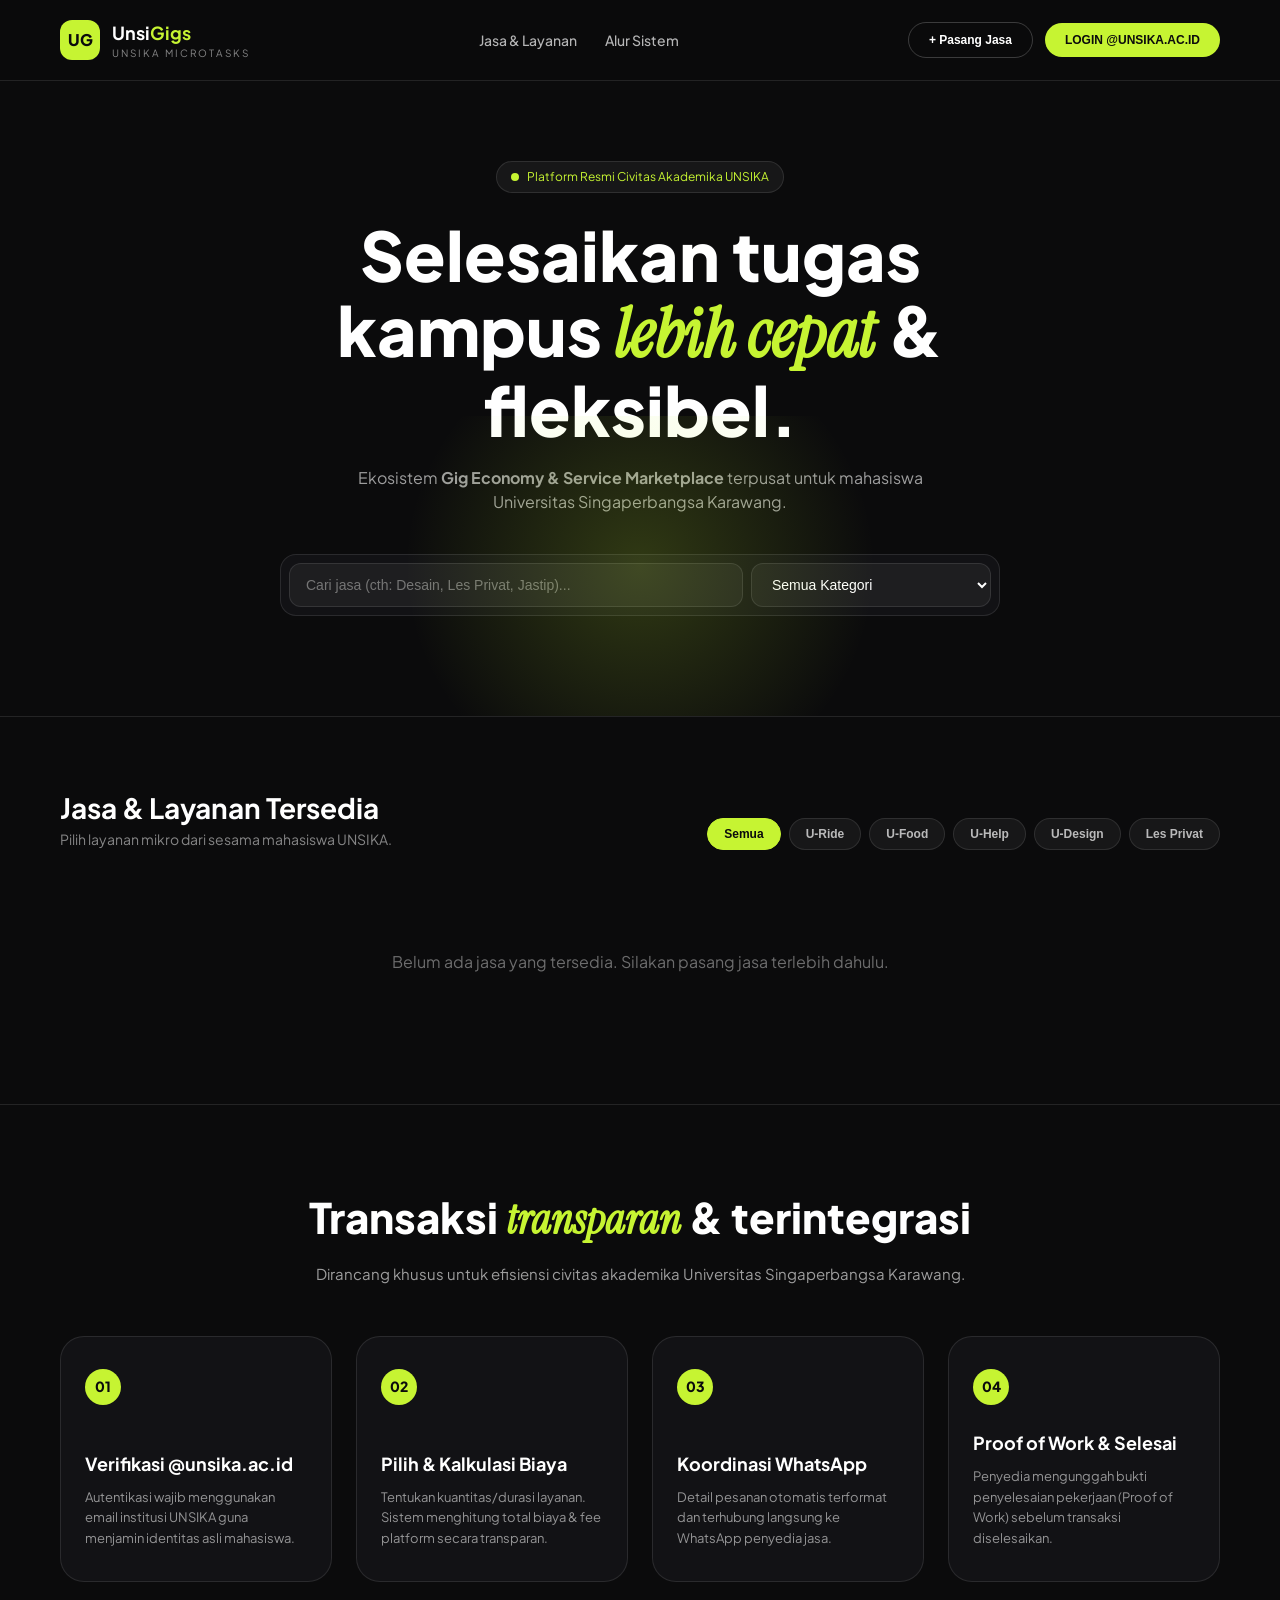
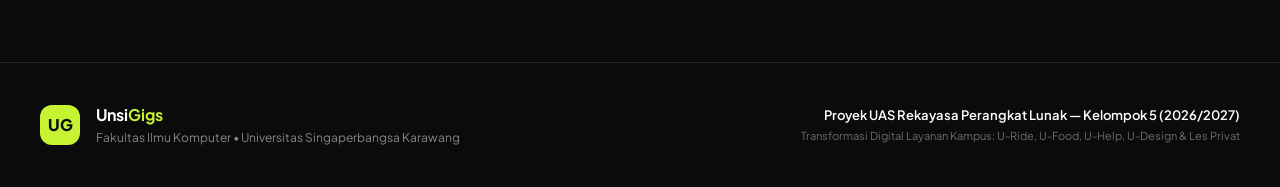
<file: unsigigs/index.html>
<!DOCTYPE html>
<html lang="id">
<head>
    <meta charset="UTF-8">
    <meta name="viewport" content="width=device-width, initial-scale=1.0">
    <title>UnsiGigs — Campus Micro tasks & Services UNSIKA</title>
    <link rel="preconnect" href="https://fonts.googleapis.com">
    <link rel="preconnect" href="https://fonts.gstatic.com" crossorigin>
    <link href="https://fonts.googleapis.com/css2?family=Instrument+Serif:ital@0;1&family=Plus+Jakarta+Sans:wght@400;500;600;700;800&display=swap" rel="stylesheet">
    <link rel="stylesheet" href="style.css">
</head>
<body>

    <header class="navbar">
        <div class="container nav-wrap">
            <div class="brand">
                <div class="logo">UG</div>
                <div>
                    <span class="brand-name">Unsi<span class="text-lime">Gigs</span></span>
                    <span class="brand-sub">UNSIKA Microtasks</span>
                </div>
            </div>

            <nav class="nav-links">
                <a href="#layanan">Jasa & Layanan</a>
                <a href="#alur">Alur Sistem</a>
            </nav>

            <div class="nav-actions">
                <button onclick="openPostModal()" class="btn btn-outline">+ Pasang Jasa</button>
                <div id="authContainer">
                    <button onclick="openAuthModal()" class="btn btn-lime">Login @unsika.ac.id</button>
                </div>
            </div>
        </div>
    </header>

    <section class="hero">
        <div class="hero-glow"></div>
        <div class="container">
            <div class="badge"><span class="dot"></span> Platform Resmi Civitas Akademika UNSIKA</div>
            <h1 class="hero-title">Selesaikan tugas kampus <span class="serif-ital text-lime">lebih cepat</span> & fleksibel.</h1>
            <p class="hero-desc">Ekosistem <strong>Gig Economy & Service Marketplace</strong> terpusat untuk mahasiswa Universitas Singaperbangsa Karawang.</p>

            <div class="search-bar">
                <input type="text" id="searchInput" oninput="filterGigs()" class="input" placeholder="Cari jasa (cth: Desain, Les Privat, Jastip)...">
                <select id="categoryFilter" onchange="filterGigs()" class="select">
                    <option value="all">Semua Kategori</option>
                    <option value="U-Ride">U-Ride (Antar Jemput)</option>
                    <option value="U-Food">U-Food (Jastip Makanan)</option>
                    <option value="U-Help">U-Help (Jasa Umum / Bersih)</option>
                    <option value="U-Design">U-Design (Desain Grafis)</option>
                    <option value="Les Privat">Les Privat & Akademik</option>
                </select>
            </div>
        </div>
    </section>

    <main id="layanan" class="container main-section">
        <div class="section-head">
            <div>
                <h2 class="section-title">Jasa & Layanan Tersedia</h2>
                <p class="section-sub">Pilih layanan mikro dari sesama mahasiswa UNSIKA.</p>
            </div>
            <div class="tabs">
                <button onclick="setTab('all')" id="tab-all" class="tab active">Semua</button>
                <button onclick="setTab('U-Ride')" id="tab-U-Ride" class="tab">U-Ride</button>
                <button onclick="setTab('U-Food')" id="tab-U-Food" class="tab">U-Food</button>
                <button onclick="setTab('U-Help')" id="tab-U-Help" class="tab">U-Help</button>
                <button onclick="setTab('U-Design')" id="tab-U-Design" class="tab">U-Design</button>
                <button onclick="setTab('Les Privat')" id="tab-Les Privat" class="tab">Les Privat</button>
            </div>
        </div>

        <div id="gigsGrid" class="gigs-grid"></div>
    </main>

    <!-- Alur Sistem UnsiGigs Section -->
    <section id="alur" class="workflow-section">
        <div class="container">
            <h2 class="workflow-title">Transaksi <span class="serif-ital text-lime">transparan</span> & terintegrasi</h2>
            <p class="workflow-desc">Dirancang khusus untuk efisiensi civitas akademika Universitas Singaperbangsa Karawang.</p>
            
            <div class="workflow-grid">
                <div class="workflow-card">
                    <div class="workflow-num">01</div>
                    <div>
                        <h4>Verifikasi @unsika.ac.id</h4>
                        <p>Autentikasi wajib menggunakan email institusi UNSIKA guna menjamin identitas asli mahasiswa.</p>
                    </div>
                </div>
                <div class="workflow-card">
                    <div class="workflow-num">02</div>
                    <div>
                        <h4>Pilih & Kalkulasi Biaya</h4>
                        <p>Tentukan kuantitas/durasi layanan. Sistem menghitung total biaya & fee platform secara transparan.</p>
                    </div>
                </div>
                <div class="workflow-card">
                    <div class="workflow-num">03</div>
                    <div>
                        <h4>Koordinasi WhatsApp</h4>
                        <p>Detail pesanan otomatis terformat dan terhubung langsung ke WhatsApp penyedia jasa.</p>
                    </div>
                </div>
                <div class="workflow-card">
                    <div class="workflow-num">04</div>
                    <div>
                        <h4>Proof of Work & Selesai</h4>
                        <p>Penyedia mengunggah bukti penyelesaian pekerjaan (Proof of Work) sebelum transaksi diselesaikan.</p>
                    </div>
                </div>
            </div>
        </div>
    </section>

    <!-- Footer -->
    <footer class="footer">
        <div class="footer-wrap">
            <div class="footer-info">
                <div class="logo">UG</div>
                <div class="footer-text">
                    <h5>Unsi<span class="text-lime">Gigs</span></h5>
                    <p>Fakultas Ilmu Komputer • Universitas Singaperbangsa Karawang</p>
                </div>
            </div>
            <div class="footer-meta">
                <h6>Proyek UAS Rekayasa Perangkat Lunak — Kelompok 5 (2026/2027)</h6>
                <p>Transformasi Digital Layanan Kampus: U-Ride, U-Food, U-Help, U-Design & Les Privat</p>
            </div>
        </div>
    </footer>

    <!-- Modal Login -->
    <div id="authModal" class="modal hidden">
        <div class="modal-box">
            <button onclick="closeAuthModal()" class="modal-close">×</button>
            <div class="modal-head">
                <h3>Autentikasi Email Kampus</h3>
                <p>Gunakan domain <code class="text-lime">@unsika.ac.id</code></p>
            </div>
            <form onsubmit="handleLogin(event)" class="form">
                <div class="field"><label>Nama Lengkap</label><input type="text" id="loginName" class="input" required placeholder="Fahmi Mubaroq"></div>
                <div class="field"><label>Email Mahasiswa</label><input type="email" id="loginEmail" class="input" required placeholder="2510631170034@student.unsika.ac.id"></div>
                <button type="submit" class="btn btn-lime btn-full">Verifikasi & Masuk</button>
            </form>
            <div class="modal-foot"><button onclick="fillDemoUser()" class="link-lime">Gunakan Demo Akun Fahmi Mubaroq</button></div>
        </div>
    </div>

    <!-- Modal Pesan Jasa -->
    <div id="orderModal" class="modal hidden">
        <div class="modal-box">
            <button onclick="closeOrderModal()" class="modal-close">×</button>
            <div class="modal-head-left">
                <span id="orderCategoryBadge" class="pill">U-Ride</span>
                <h3 id="orderTitle">Judul Layanan</h3>
                <p id="orderProvider">Oleh: Penyedia Jasa</p>
            </div>
            <div class="summary-box">
                <div class="row"><span>Tarif Jasa</span><strong id="orderBasePrice">Rp 0</strong></div>
                <div class="row"><span>Biaya Platform</span><strong>Rp 1.000</strong></div>
                <div class="row total"><span class="text-lime">Total</span><strong id="orderTotalPrice" class="text-lime">Rp 0</strong></div>
            </div>
            <form onsubmit="submitOrder(event)" class="form">
                <div class="field"><label>Catatan Pesanan</label><textarea id="orderNotes" class="input" required rows="3" placeholder="Detail lokasi atau instruksi..."></textarea></div>
                <div class="field"><label>Metode Pembayaran</label>
                    <select id="orderPayment" class="select">
                        <option value="Transfer / QRIS">Transfer Bank / QRIS</option>
                        <option value="COD (Cash on Delivery)">COD (Cash on Delivery)</option>
                    </select>
                </div>
                <button type="submit" class="btn btn-lime btn-full">Konfirmasi via WhatsApp</button>
            </form>
        </div>
    </div>

    <!-- Modal Pasang Jasa -->
    <div id="postModal" class="modal hidden">
        <div class="modal-box">
            <button onclick="closePostModal()" class="modal-close">×</button>
            <div class="modal-head-left"><h3>Pasang Jasa Baru</h3></div>
            <form onsubmit="handlePostGig(event)" class="form">
                <div class="field"><label>Judul Jasa</label><input type="text" id="postTitle" class="input" required placeholder="Cth: Jasa Desain PPT"></div>
                <div class="grid-two">
                    <div class="field"><label>Kategori</label>
                        <select id="postCategory" class="select">
                            <option value="U-Ride">U-Ride</option>
                            <option value="U-Food">U-Food</option>
                            <option value="U-Help">U-Help</option>
                            <option value="U-Design">U-Design</option>
                            <option value="Les Privat">Les Privat</option>
                        </select>
                    </div>
                    <div class="field"><label>Tarif (Rp)</label><input type="number" id="postPrice" class="input" required placeholder="15000"></div>
                </div>
                <div class="field"><label>Deskripsi</label><textarea id="postDesc" class="input" required rows="3" placeholder="Deskripsi layanan..."></textarea></div>
                <div class="field"><label>No WhatsApp</label><input type="text" id="postWa" class="input" required placeholder="6281234567890"></div>
                <button type="submit" class="btn btn-lime btn-full">Publikasikan</button>
            </form>
        </div>
    </div>

    <script src="app.js"></script>
</body>
</html>
</file>
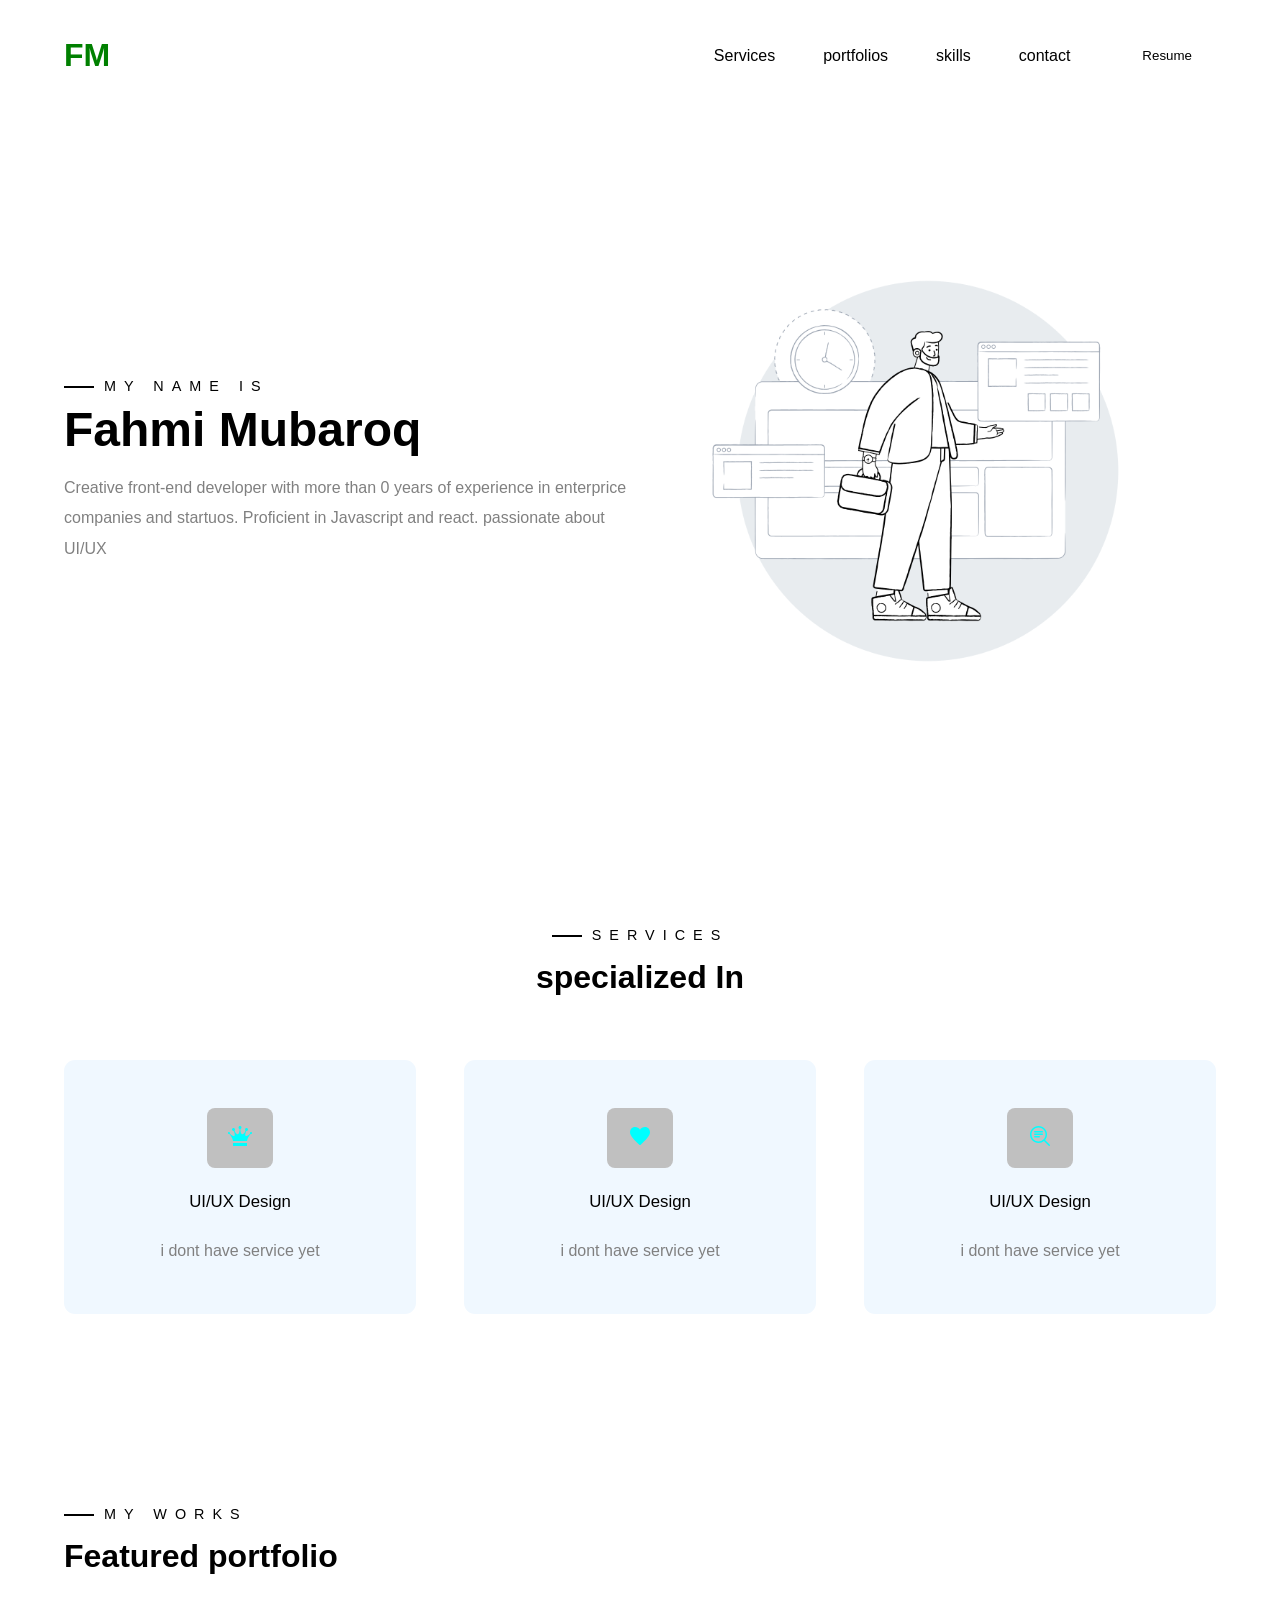
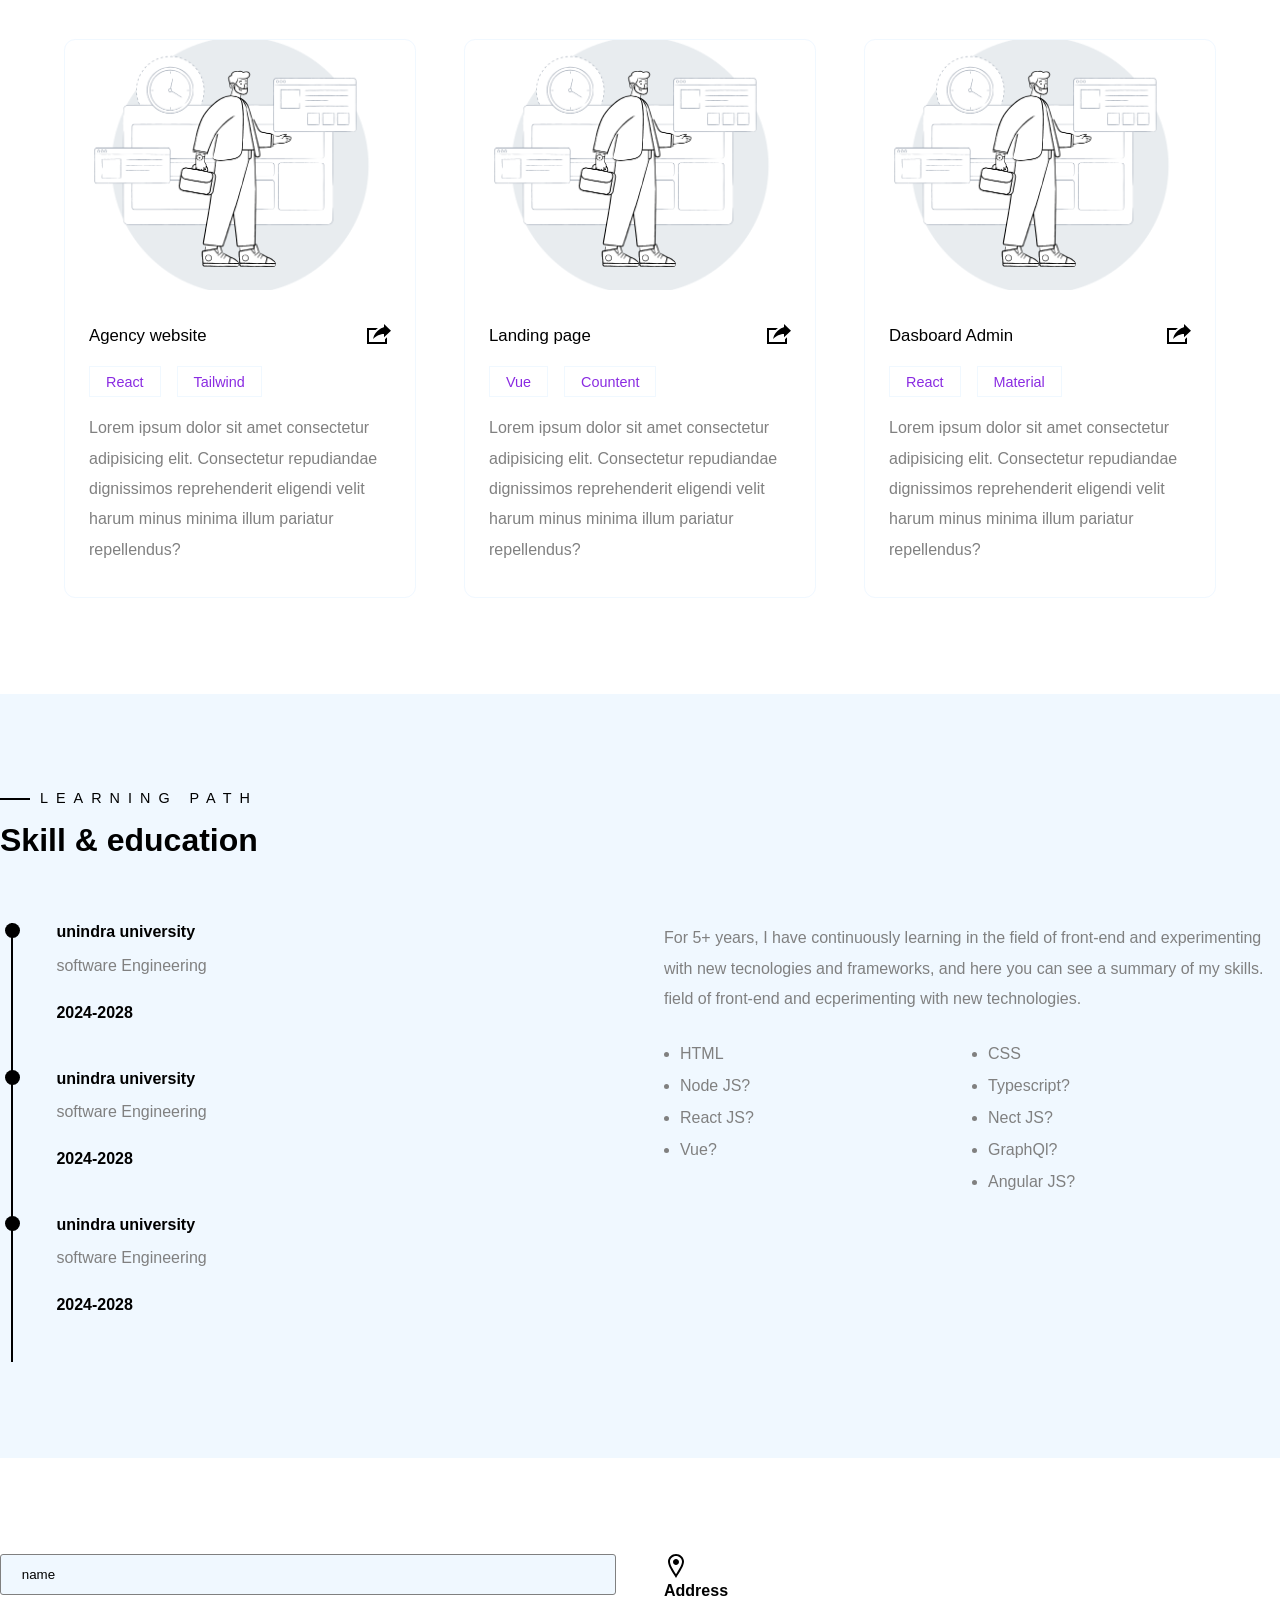
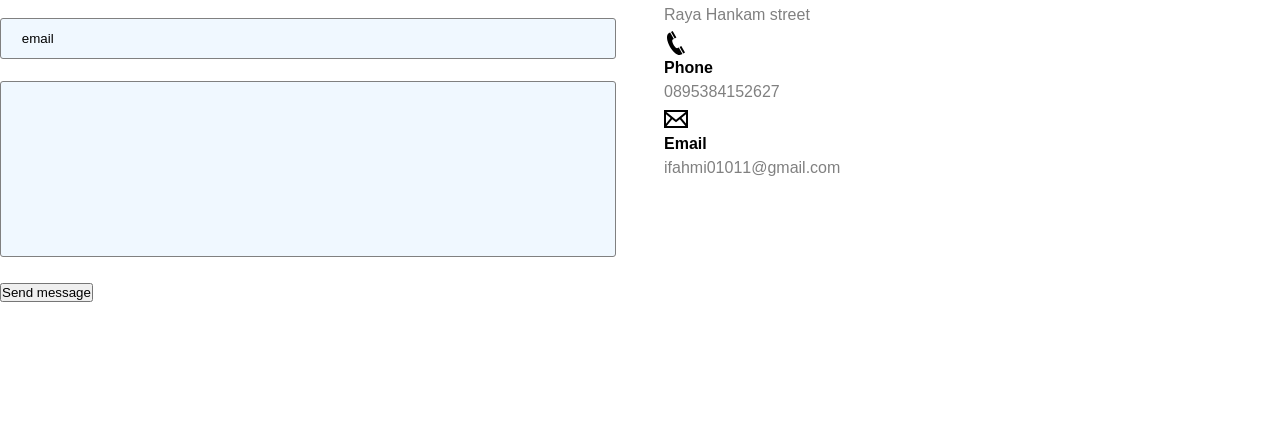
<file: cool/keren.html>
<!DOCTYPE html>
<html lang="en">
  <head>
    <meta charset="UTF-8" />
    <meta http-equiv="X-UA-Compatible" content="IE=edge" />
    <meta name="viewport" content="width=device-width, initial-scale=1.0" />
    <title>Fahmi Mubaroq - mahasiswa</title>
    <link rel="stylesheet" href="style.css" />
  </head>
  <body>
    <!-- header -->
    <header>
      <div class="main-countener">
        <div class="nav">
          <div class="logo">
            <a href="/">FM</a>
          </div>

          <nav>
            <ul>
              <li><a href="#services">Services</a></li>
              <li><a href="#portfolios">portfolios</a></li>
              <li><a href="#skills">skills</a></li>
              <li><a href="#contact">contact</a></li>
              <li>
                <a href="/resume.pdf" target="_blank">
                  <button class="btn">Resume</button>
                </a>
              </li>
            </ul>
          </nav>

          <div class="burger">
            <div class="line-1"></div>
            <div class="line-2"></div>
            <div class="line-3"></div>
          </div>
        </div>

        <section id="hero">
          <div class="hero-left">
            <h3 class="pre-title">My name is</h3>
            <h1 class="hero-name">Fahmi Mubaroq</h1>
            <p>
              Creative front-end developer with more than 0 years of experience
              in enterprice companies and startuos. Proficient in Javascript and
              react. passionate about UI/UX
            </p>
          </div>
          <div class="hero-right">
            <img src="images/foto.png" alt="person standing" />
          </div>
        </section>
      </div>
    </header>
    <!-- end of header -->

    <!-- Services -->

    <section id="services">
      <div class="Services main-countener">
        <h3 class="pre-title">Services</h3>
        <h1 class="section-title Services-title">specialized In</h1>

        <div class="grid-3">
          <!-- Services 1 -->
          <div class="services">
            <div class="services-icon">
              <svg
                xmlns="http://www.w3.org/2000/svg"
                width="24"
                height="24"
                viewBox="0 0 24 24"
              >
                <path
                  d="M5 19h14v3h-14v-3zm18-11c-.729 0-1.295.79-.832 1.521-1.229 1.474-3.371 2.971-4.355 2.438-1.201-.65-.277-3.302.451-4.982.958.15 1.736-.591 1.736-1.477 0-.829-.672-1.5-1.5-1.5s-1.5.671-1.5 1.5c0 .452.204.853.52 1.127-.645 1.643-2.325 3.807-3.41 3.591-1.347-.268-1.69-3.448-1.685-5.287.62-.183 1.075-.751 1.075-1.431 0-.829-.672-1.5-1.5-1.5s-1.5.671-1.5 1.5c0 .68.455 1.248 1.075 1.432.006 1.839-.338 5.019-1.685 5.287-1.084.216-2.765-1.949-3.41-3.592.316-.274.52-.675.52-1.127 0-.829-.672-1.5-1.5-1.5s-1.5.671-1.5 1.5c0 .886.778 1.627 1.736 1.476.729 1.681 1.652 4.333.451 4.982-.984.533-3.127-.964-4.355-2.438.463-.73-.103-1.52-.832-1.52-.553 0-1 .448-1 1 0 .704.726 1.221 1.413.905 1.134 1.264 3.335 4.242 3.587 7.095h14c.252-2.853 2.453-5.831 3.587-7.095.687.316 1.413-.201 1.413-.905 0-.552-.447-1-1-1z"
                />
              </svg>
            </div>
            <h4>UI/UX Design</h4>
            <p>i dont have service yet</p>
          </div>

          <!-- Services 2 -->

          <div class="services">
            <div class="services-icon">
              <svg
                clip-rule="evenodd"
                fill-rule="evenodd"
                stroke-linejoin="round"
                stroke-miterlimit="2"
                width="24"
                height="24"
                viewBox="0 0 24 24"
                xmlns="http://www.w3.org/2000/svg"
              >
                <path
                  d="m12 5.72c-2.624-4.517-10-3.198-10 2.461 0 3.725 4.345 7.727 9.303 12.54.194.189.446.283.697.283s.503-.094.697-.283c4.977-4.831 9.303-8.814 9.303-12.54 0-5.678-7.396-6.944-10-2.461z"
                  fill-rule="nonzero"
                />
              </svg>
            </div>
            <h4>UI/UX Design</h4>
            <p>i dont have service yet</p>
          </div>

          <!-- service 3 -->

          <div class="services">
            <div class="services-icon">
              <svg
                clip-rule="evenodd"
                fill-rule="evenodd"
                stroke-linejoin="round"
                stroke-miterlimit="2"
                width="24"
                height="24"
                viewBox="0 0 24 24"
                xmlns="http://www.w3.org/2000/svg"
              >
                <path
                  d="m15.985 17.031c-1.479 1.238-3.384 1.985-5.461 1.985-4.697 0-8.509-3.812-8.509-8.508s3.812-8.508 8.509-8.508c4.695 0 8.508 3.812 8.508 8.508 0 2.078-.747 3.984-1.985 5.461l4.749 4.75c.146.146.219.338.219.531 0 .587-.537.75-.75.75-.192 0-.384-.073-.531-.22zm-5.461-13.53c-3.868 0-7.007 3.14-7.007 7.007s3.139 7.007 7.007 7.007c3.866 0 7.007-3.14 7.007-7.007s-3.141-7.007-7.007-7.007zm.741 8.499h-4.5c-.414 0-.75.336-.75.75s.336.75.75.75h4.5c.414 0 .75-.336.75-.75s-.336-.75-.75-.75zm3-2.5h-7.5c-.414 0-.75.336-.75.75s.336.75.75.75h7.5c.414 0 .75-.336.75-.75s-.336-.75-.75-.75zm0-2.5h-7.5c-.414 0-.75.336-.75.75s.336.75.75.75h7.5c.414 0 .75-.336.75-.75s-.336-.75-.75-.75z"
                  fill-rule="nonzero"
                />
              </svg>
            </div>
            <h4>UI/UX Design</h4>
            <p>i dont have service yet</p>
          </div>
        </div>
      </div>
    </section>
    <!-- end of services -->

    <!-- portfolio -->
    <section id="portfolios">
      <div class="portfolios main-countener">
        <h3 class="pre-title">My works</h3>
        <h1 class="section-title">Featured portfolio</h1>

        <div class="grid-3">
          <!-- Portfolio 1 -->
          <div class="portfolio">
            <div class="portfolio-cover">
              <img src="./images/foto.png" alt="portfolio 1" />
            </div>
            <div class="portfolio-info">
              <div class="portfolio-title">
                <h4>Agency website</h4>
                <a href="/" class="portfolio-link">
                  <svg
                    xmlns="http://www.w3.org/2000/svg"
                    width="24"
                    height="24"
                    viewBox="0 0 24 24"
                  >
                    <path
                      d="M6 17c2.269-9.881 11-11.667 11-11.667v-3.333l7 6.637-7 6.696v-3.333s-6.17-.171-11 5zm12 .145v2.855h-16v-12h6.598c.768-.787 1.561-1.449 2.339-2h-10.937v16h20v-6.769l-2 1.914z"
                    />
                  </svg>
                </a>
              </div>
              <div class="portfolio-tags">
                <div>React</div>
                <div>Tailwind</div>
              </div>
              <p>
                Lorem ipsum dolor sit amet consectetur adipisicing elit.
                Consectetur repudiandae dignissimos reprehenderit eligendi velit
                harum minus minima illum pariatur repellendus?
              </p>
            </div>
          </div>

          <!-- Portfolio 2 -->
          <div class="portfolio">
            <div class="portfolio-cover">
              <img src="./images/foto.png" alt="portfolio 1" />
            </div>
            <div class="portfolio-info">
              <div class="portfolio-title">
                <h4>Landing page</h4>
                <a href="/" class="portfolio-link">
                  <svg
                    xmlns="http://www.w3.org/2000/svg"
                    width="24"
                    height="24"
                    viewBox="0 0 24 24"
                  >
                    <path
                      d="M6 17c2.269-9.881 11-11.667 11-11.667v-3.333l7 6.637-7 6.696v-3.333s-6.17-.171-11 5zm12 .145v2.855h-16v-12h6.598c.768-.787 1.561-1.449 2.339-2h-10.937v16h20v-6.769l-2 1.914z"
                    />
                  </svg>
                </a>
              </div>
              <div class="portfolio-tags">
                <div>Vue</div>
                <div>Countent</div>
              </div>
              <p>
                Lorem ipsum dolor sit amet consectetur adipisicing elit.
                Consectetur repudiandae dignissimos reprehenderit eligendi velit
                harum minus minima illum pariatur repellendus?
              </p>
            </div>
          </div>

          <!-- Portfolio 3 -->
          <div class="portfolio">
            <div class="portfolio-cover">
              <img src="./images/foto.png" alt="portfolio 1" />
            </div>
            <div class="portfolio-info">
              <div class="portfolio-title">
                <h4>Dasboard Admin</h4>
                <a href="/" class="portfolio-link">
                  <svg
                    xmlns="http://www.w3.org/2000/svg"
                    width="24"
                    height="24"
                    viewBox="0 0 24 24"
                  >
                    <path
                      d="M6 17c2.269-9.881 11-11.667 11-11.667v-3.333l7 6.637-7 6.696v-3.333s-6.17-.171-11 5zm12 .145v2.855h-16v-12h6.598c.768-.787 1.561-1.449 2.339-2h-10.937v16h20v-6.769l-2 1.914z"
                    />
                  </svg>
                </a>
              </div>
              <div class="portfolio-tags">
                <div>React</div>
                <div>Material</div>
              </div>
              <p>
                Lorem ipsum dolor sit amet consectetur adipisicing elit.
                Consectetur repudiandae dignissimos reprehenderit eligendi velit
                harum minus minima illum pariatur repellendus?
              </p>
            </div>
          </div>
        </div>
      </div>
    </section>
    <!-- end of portfolio -->

    <!-- skill and education -->
    <section id="skills">
      <div class="skills main-countainer">
        <h3 class="pre-title">learning path</h3>
        <h1 class="section-title">Skill & education</h1>

        <div class="skill-grip">
          <div class="skill-left">
            <!-- Education 1 -->

            <div class="education">
              <div class="line">
                <div></div>
              </div>

              <div class="education-info">
                <h4 class="education-title">unindra university</h4>
                <p>software Engineering</p>
                <h4 class="education-year">2024-2028</h4>
              </div>
            </div>

            <!-- Education 2 -->

            <div class="education">
              <div class="line">
                <div></div>
              </div>

              <div class="education-info">
                <h4 class="education-title">unindra university</h4>
                <p>software Engineering</p>
                <h4 class="education-year">2024-2028</h4>
              </div>
            </div>

            <!-- Education 3 -->

            <div class="education">
              <div class="line">
                <div></div>
              </div>

              <div class="education-info">
                <h4 class="education-title">unindra university</h4>
                <p>software Engineering</p>
                <h4 class="education-year">2024-2028</h4>
              </div>
            </div>
          </div>
          <div class="skill-right">
            <p>
              For 5+ years, I have continuously learning in the field of
              front-end and experimenting with new tecnologies and frameworks,
              and here you can see a summary of my skills. field of front-end
              and ecperimenting with new technologies.
            </p>

            <div class="skill-list">
              <ul>
                <li>HTML</li>
                <li>Node JS?</li>
                <li>React JS?</li>
                <li>Vue?</li>
              </ul>
              <ul>
                <li>CSS</li>
                <li>Typescript?</li>
                <li>Nect JS?</li>
                <li>GraphQl?</li>
                <li>Angular JS?</li>
              </ul>
            </div>
          </div>
        </div>
      </div>
    </section>

    <!-- end of skill and education -->

    <!-- Contact -->
    <section id="contact">
      <div class="contact main-countainer">
        <div class="contact-left">
          <form class="contact-form" action="">
            <div>
              <input type="text" placeholder="name" name="name" />
            </div>
            <div>
              <input type="email" placeholder="email" name="email" />
            </div>
            <div>
              <textarea
                name="message"
                id="message"
                cols="30"
                rows="10"
              ></textarea>
            </div>
            <div>
              <button class="btn-submit">Send message</button>
            </div>
          </form>
        </div>
        <div class="countact-right">
          <!-- Countact Item 1 -->
          <div class="countact-item">
            <div class="countact-item-icon">
              <svg
                xmlns="http://www.w3.org/2000/svg"
                width="24"
                height="24"
                viewBox="0 0 24 24"
              >
                <path
                  d="M12 2c3.196 0 6 2.618 6 5.602 0 3.093-2.493 7.132-6 12.661-3.507-5.529-6-9.568-6-12.661 0-2.984 2.804-5.602 6-5.602m0-2c-4.198 0-8 3.403-8 7.602 0 4.198 3.469 9.21 8 16.398 4.531-7.188 8-12.2 8-16.398 0-4.199-3.801-7.602-8-7.602zm0 11c-1.657 0-3-1.343-3-3s1.343-3 3-3 3 1.343 3 3-1.343 3-3 3z"
                />
              </svg>
            </div>
            <div class="countact-item-detail">
              <h4>Address</h4>
              <p>Raya Hankam street</p>
            </div>
          </div>

          <!-- Countact Item 2 -->
          <div class="countact-item">
            <div class="countact-item-icon">
              <svg
                xmlns="http://www.w3.org/2000/svg"
                width="24"
                height="24"
                viewBox="0 0 24 24"
              >
                <path
                  d="M18.48 22.926l-1.193.658c-6.979 3.621-19.082-17.494-12.279-21.484l1.145-.637 3.714 6.467-1.139.632c-2.067 1.245 2.76 9.707 4.879 8.545l1.162-.642 3.711 6.461zm-9.808-22.926l-1.68.975 3.714 6.466 1.681-.975-3.715-6.466zm8.613 14.997l-1.68.975 3.714 6.467 1.681-.975-3.715-6.467z"
                />
              </svg>
            </div>
            <div class="countact-item-detail">
              <h4>Phone</h4>
              <p>0895384152627</p>
            </div>
          </div>

          <!-- Countact Item 3 -->

          <div class="countact-item">
            <div class="countact-item-icon">
              <svg
                xmlns="http://www.w3.org/2000/svg"
                width="24"
                height="24"
                viewBox="0 0 24 24"
              >
                <path
                  d="M0 3v18h24v-18h-24zm6.623 7.929l-4.623 5.712v-9.458l4.623 3.746zm-4.141-5.929h19.035l-9.517 7.713-9.518-7.713zm5.694 7.188l3.824 3.099 3.83-3.104 5.612 6.817h-18.779l5.513-6.812zm9.208-1.264l4.616-3.741v9.348l-4.616-5.607z"
                />
              </svg>
            </div>
            <div class="countact-item-detail">
              <h4>Email</h4>
              <p>ifahmi01011@gmail.com</p>
            </div>
          </div>
        </div>
      </div>
    </section>

    <!-- end of Contact -->
  </body>
</html>
</file>
<file: unsigigs/style.css>
:root {
    --bg-midnight: #0B0B0C;
    --surface-card: #121215;
    --text-white: #FFFFFF;
    --accent-lime: #C6F432;
    --border-subtle: rgba(255, 255, 255, 0.1);
}

* {
    box-sizing: border-box;
    margin: 0;
    padding: 0;
}

body {
    font-family: 'Plus Jakarta Sans', sans-serif;
    background-color: var(--bg-midnight);
    color: var(--text-white);
    line-height: 1.5;
}

.container {
    max-width: 1200px;
    margin: 0 auto;
    padding: 0 20px;
}

.text-lime {
    color: var(--accent-lime);
}

.serif-ital {
    font-family: 'Instrument Serif', serif;
    font-style: italic;
}

/* Navbar */
.navbar {
    position: sticky;
    top: 0;
    z-index: 50;
    background: rgba(11, 11, 12, 0.85);
    backdrop-filter: blur(16px);
    border-bottom: 1px solid var(--border-subtle);
}

.nav-wrap {
    height: 80px;
    display: flex;
    align-items: center;
    justify-content: space-between;
}

.brand {
    display: flex;
    align-items: center;
    gap: 12px;
}

.logo {
    width: 40px;
    height: 40px;
    border-radius: 12px;
    background: var(--accent-lime);
    color: var(--bg-midnight);
    font-weight: 800;
    display: flex;
    align-items: center;
    justify-content: center;
}

.brand-name {
    font-weight: 700;
    font-size: 18px;
    display: block;
}

.brand-sub {
    font-size: 10px;
    color: rgba(255, 255, 255, 0.5);
    text-transform: uppercase;
    letter-spacing: 2px;
    display: block;
}

.nav-links {
    display: flex;
    gap: 28px;
}

.nav-links a {
    color: rgba(255, 255, 255, 0.7);
    text-decoration: none;
    font-size: 14px;
    font-weight: 500;
}

.nav-links a:hover {
    color: var(--accent-lime);
}

.nav-actions {
    display: flex;
    align-items: center;
    gap: 12px;
}

/* Buttons */
.btn {
    padding: 10px 20px;
    border-radius: 99px;
    font-size: 12px;
    font-weight: 700;
    cursor: pointer;
    border: none;
    transition: 0.2s;
}

.btn-lime {
    background: var(--accent-lime);
    color: var(--bg-midnight);
    text-transform: uppercase;
}

.btn-lime:hover {
    background: var(--text-white);
}

.btn-outline {
    background: transparent;
    color: var(--text-white);
    border: 1px solid rgba(255, 255, 255, 0.2);
}

.btn-outline:hover {
    border-color: var(--accent-lime);
    color: var(--accent-lime);
}

.btn-white {
    background: var(--text-white);
    color: var(--bg-midnight);
    border-radius: 12px;
    text-transform: uppercase;
}

.btn-white:hover {
    background: var(--accent-lime);
}

.btn-full {
    width: 100%;
    padding: 14px;
    border-radius: 12px;
}

/* Hero */
.hero {
    position: relative;
    padding: 80px 0 100px;
    border-bottom: 1px solid var(--border-subtle);
    text-align: center;
    overflow: hidden;
}

.hero-glow {
    position: absolute;
    bottom: 0;
    left: 50%;
    transform: translateX(-50%);
    width: 600px;
    height: 300px;
    background: radial-gradient(circle, rgba(198, 244, 50, 0.2), transparent 70%);
    pointer-events: none;
}

.badge {
    display: inline-flex;
    align-items: center;
    gap: 8px;
    padding: 6px 14px;
    border-radius: 99px;
    background: rgba(255, 255, 255, 0.05);
    border: 1px solid var(--border-subtle);
    font-size: 12px;
    color: var(--accent-lime);
    margin-bottom: 24px;
}

.dot {
    width: 8px;
    height: 8px;
    border-radius: 50%;
    background: var(--accent-lime);
}

.hero-title {
    font-size: clamp(36px, 6vw, 68px);
    font-weight: 800;
    line-height: 1.1;
    max-width: 820px;
    margin: 0 auto;
}

.hero-desc {
    margin: 20px auto 0;
    max-width: 600px;
    color: rgba(255, 255, 255, 0.6);
    font-size: 16px;
}

.search-bar {
    margin: 40px auto 0;
    max-width: 720px;
    background: var(--surface-card);
    border: 1px solid var(--border-subtle);
    padding: 8px;
    border-radius: 16px;
    display: flex;
    gap: 8px;
}

.input, 
.select {
    width: 100%;
    background: rgba(255, 255, 255, 0.05);
    border: 1px solid var(--border-subtle);
    border-radius: 12px;
    padding: 12px 16px;
    color: var(--text-white);
    font-size: 14px;
    outline: none;
}

.input:focus, 
.select:focus {
    border-color: var(--accent-lime);
}

.select option {
    background: var(--bg-midnight);
}

.search-bar .select {
    max-width: 240px;
}

/* Main & Grid */
.main-section {
    padding: 70px 20px;
}

.section-head {
    display: flex;
    flex-wrap: wrap;
    justify-content: space-between;
    align-items: flex-end;
    gap: 16px;
    margin-bottom: 40px;
}

.section-title {
    font-size: 28px;
    font-weight: 700;
}

.section-sub {
    font-size: 14px;
    color: rgba(255, 255, 255, 0.5);
}

.tabs {
    display: flex;
    gap: 8px;
    flex-wrap: wrap;
}

.tab {
    padding: 8px 16px;
    border-radius: 99px;
    font-size: 12px;
    font-weight: 600;
    background: rgba(255, 255, 255, 0.05);
    border: 1px solid var(--border-subtle);
    color: rgba(255, 255, 255, 0.7);
    cursor: pointer;
}

.tab.active {
    background: var(--accent-lime);
    color: var(--bg-midnight);
    border-color: var(--accent-lime);
}

.gigs-grid {
    display: grid;
    grid-template-columns: repeat(auto-fill, minmax(320px, 1fr));
    gap: 24px;
}

.card {
    background: var(--surface-card);
    border: 1px solid var(--border-subtle);
    border-radius: 24px;
    padding: 24px;
    display: flex;
    flex-direction: column;
    justify-content: space-between;
    transition: 0.2s;
}

.card:hover {
    border-color: rgba(198, 244, 50, 0.5);
}

.card-top {
    display: flex;
    justify-content: space-between;
    align-items: center;
    margin-bottom: 16px;
}

.pill {
    padding: 4px 12px;
    border-radius: 99px;
    font-size: 10px;
    font-weight: 700;
    background: rgba(198, 244, 50, 0.1);
    color: var(--accent-lime);
    text-transform: uppercase;
}

.rating {
    font-size: 12px;
    color: rgba(255, 255, 255, 0.7);
}

.card-title {
    font-size: 18px;
    font-weight: 700;
    margin-bottom: 8px;
}

.card-desc {
    font-size: 13px;
    color: rgba(255, 255, 255, 0.55);
}

.card-foot {
    margin-top: 24px;
    padding-top: 16px;
    border-top: 1px solid var(--border-subtle);
    display: flex;
    justify-content: space-between;
    align-items: center;
}

.price-label {
    font-size: 10px;
    color: rgba(255, 255, 255, 0.4);
    text-transform: uppercase;
    display: block;
}

.price-val {
    font-size: 18px;
    font-weight: 800;
    color: var(--accent-lime);
}

/* Alur Sistem Section */
.workflow-section {
    padding: 80px 20px;
    border-top: 1px solid var(--border-subtle);
    background: var(--bg-midnight);
    text-align: center;
}

.workflow-title {
    font-size: clamp(28px, 4vw, 42px);
    font-weight: 800;
    margin-bottom: 12px;
}

.workflow-desc {
    color: rgba(255, 255, 255, 0.6);
    font-size: 15px;
    margin-bottom: 50px;
}

.workflow-grid {
    display: grid;
    grid-template-columns: repeat(auto-fit, minmax(240px, 1fr));
    gap: 24px;
    max-width: 1200px;
    margin: 0 auto;
    text-align: left;
}

.workflow-card {
    background: var(--surface-card);
    border: 1px solid var(--border-subtle);
    border-radius: 24px;
    padding: 32px 24px;
    display: flex;
    flex-direction: column;
    justify-content: space-between;
}

.workflow-num {
    width: 36px;
    height: 36px;
    border-radius: 50%;
    background: var(--accent-lime);
    color: var(--bg-midnight);
    font-weight: 800;
    display: flex;
    align-items: center;
    justify-content: center;
    font-size: 14px;
    margin-bottom: 24px;
}

.workflow-card h4 {
    font-size: 18px;
    font-weight: 700;
    margin-bottom: 10px;
}

.workflow-card p {
    font-size: 13px;
    color: rgba(255, 255, 255, 0.55);
    line-height: 1.6;
}

/* Footer */
.footer {
    border-top: 1px solid var(--border-subtle);
    background: var(--bg-midnight);
    padding: 40px 20px;
}

.footer-wrap {
    max-width: 1200px;
    margin: 0 auto;
    display: flex;
    flex-wrap: wrap;
    justify-content: space-between;
    align-items: center;
    gap: 20px;
}

.footer-info {
    display: flex;
    align-items: center;
    gap: 16px;
}

.footer-text h5 {
    font-size: 16px;
    font-weight: 700;
}

.footer-text p {
    font-size: 12px;
    color: rgba(255, 255, 255, 0.5);
    margin-top: 2px;
}

.footer-meta {
    text-align: right;
}

.footer-meta h6 {
    font-size: 13px;
    font-weight: 600;
    color: var(--text-white);
}

.footer-meta p {
    font-size: 11px;
    color: rgba(255, 255, 255, 0.4);
    margin-top: 2px;
}

/* Modals */
.modal {
    position: fixed;
    inset: 0;
    z-index: 100;
    background: rgba(0, 0, 0, 0.8);
    backdrop-filter: blur(6px);
    display: flex;
    align-items: center;
    justify-content: center;
    padding: 16px;
}

.hidden {
    display: none !important;
}

.modal-box {
    background: var(--surface-card);
    border: 1px solid var(--border-subtle);
    border-radius: 24px;
    padding: 32px;
    max-width: 460px;
    width: 100%;
    position: relative;
    box-shadow: 0 0 25px -5px rgba(198, 244, 50, 0.3);
}

.modal-close {
    position: absolute;
    top: 20px;
    right: 24px;
    background: none;
    border: none;
    color: rgba(255, 255, 255, 0.5);
    font-size: 24px;
    cursor: pointer;
}

.modal-head {
    text-align: center;
    margin-bottom: 24px;
}

.modal-head-left {
    margin-bottom: 20px;
}

.form {
    display: flex;
    flex-direction: column;
    gap: 16px;
}

.field label {
    display: block;
    font-size: 12px;
    color: rgba(255, 255, 255, 0.7);
    margin-bottom: 6px;
}

.grid-two {
    display: grid;
    grid-template-columns: 1fr 1fr;
    gap: 12px;
}

.summary-box {
    background: rgba(255, 255, 255, 0.04);
    border: 1px solid var(--border-subtle);
    border-radius: 16px;
    padding: 16px;
    margin-bottom: 20px;
    font-size: 14px;
}

.row {
    display: flex;
    justify-content: space-between;
    margin-bottom: 8px;
}

.row.total {
    border-top: 1px solid var(--border-subtle);
    padding-top: 10px;
    margin-bottom: 0;
    font-size: 16px;
}

.modal-foot {
    text-align: center;
    margin-top: 20px;
}

.link-lime {
    background: none;
    border: none;
    color: var(--accent-lime);
    font-size: 12px;
    text-decoration: underline;
    cursor: pointer;
}

.user-chip {
    display: flex;
    align-items: center;
    gap: 10px;
}

.user-info {
    text-align: right;
    font-size: 12px;
}

.avatar {
    width: 36px;
    height: 36px;
    border-radius: 50%;
    background: rgba(198, 244, 50, 0.2);
    border: 1px solid var(--accent-lime);
    color: var(--accent-lime);
    font-weight: 700;
    display: flex;
    align-items: center;
    justify-content: center;
}

.empty-state {
    grid-column: 1 / -1;
    text-align: center;
    padding: 60px 0;
    color: rgba(255, 255, 255, 0.4);
}

@media (max-width: 768px) {
    .footer-wrap {
        flex-direction: column;
        text-align: center;
    }
    .footer-info {
        flex-direction: column;
    }
    .footer-meta {
        text-align: center;
    }
    .nav-links {
        display: none;
    }
}:root {
    --bg-midnight: #0B0B0C;
    --surface-card: #121215;
    --text-white: #FFFFFF;
    --accent-lime: #C6F432;
    --border-subtle: rgba(255, 255, 255, 0.1);
}

* {
    box-sizing: border-box;
    margin: 0;
    padding: 0;
}

body {
    font-family: 'Plus Jakarta Sans', sans-serif;
    background-color: var(--bg-midnight);
    color: var(--text-white);
    line-height: 1.5;
}

.container {
    max-width: 1200px;
    margin: 0 auto;
    padding: 0 20px;
}

.text-lime {
    color: var(--accent-lime);
}

.serif-ital {
    font-family: 'Instrument Serif', serif;
    font-style: italic;
}

/* Navbar */
.navbar {
    position: sticky;
    top: 0;
    z-index: 50;
    background: rgba(11, 11, 12, 0.85);
    backdrop-filter: blur(16px);
    border-bottom: 1px solid var(--border-subtle);
}

.nav-wrap {
    height: 80px;
    display: flex;
    align-items: center;
    justify-content: space-between;
}

.brand {
    display: flex;
    align-items: center;
    gap: 12px;
}

.logo {
    width: 40px;
    height: 40px;
    border-radius: 12px;
    background: var(--accent-lime);
    color: var(--bg-midnight);
    font-weight: 800;
    display: flex;
    align-items: center;
    justify-content: center;
}

.brand-name {
    font-weight: 700;
    font-size: 18px;
    display: block;
}

.brand-sub {
    font-size: 10px;
    color: rgba(255, 255, 255, 0.5);
    text-transform: uppercase;
    letter-spacing: 2px;
    display: block;
}

.nav-links {
    display: flex;
    gap: 28px;
}

.nav-links a {
    color: rgba(255, 255, 255, 0.7);
    text-decoration: none;
    font-size: 14px;
    font-weight: 500;
}

.nav-links a:hover {
    color: var(--accent-lime);
}

.nav-actions {
    display: flex;
    align-items: center;
    gap: 12px;
}

/* Buttons */
.btn {
    padding: 10px 20px;
    border-radius: 99px;
    font-size: 12px;
    font-weight: 700;
    cursor: pointer;
    border: none;
    transition: 0.2s;
}

.btn-lime {
    background: var(--accent-lime);
    color: var(--bg-midnight);
    text-transform: uppercase;
}

.btn-lime:hover {
    background: var(--text-white);
}

.btn-outline {
    background: transparent;
    color: var(--text-white);
    border: 1px solid rgba(255, 255, 255, 0.2);
}

.btn-outline:hover {
    border-color: var(--accent-lime);
    color: var(--accent-lime);
}

.btn-white {
    background: var(--text-white);
    color: var(--bg-midnight);
    border-radius: 12px;
    text-transform: uppercase;
}

.btn-white:hover {
    background: var(--accent-lime);
}

.btn-full {
    width: 100%;
    padding: 14px;
    border-radius: 12px;
}

/* Hero */
.hero {
    position: relative;
    padding: 80px 0 100px;
    border-bottom: 1px solid var(--border-subtle);
    text-align: center;
    overflow: hidden;
}

.hero-glow {
    position: absolute;
    bottom: 0;
    left: 50%;
    transform: translateX(-50%);
    width: 600px;
    height: 300px;
    background: radial-gradient(circle, rgba(198, 244, 50, 0.2), transparent 70%);
    pointer-events: none;
}

.badge {
    display: inline-flex;
    align-items: center;
    gap: 8px;
    padding: 6px 14px;
    border-radius: 99px;
    background: rgba(255, 255, 255, 0.05);
    border: 1px solid var(--border-subtle);
    font-size: 12px;
    color: var(--accent-lime);
    margin-bottom: 24px;
}

.dot {
    width: 8px;
    height: 8px;
    border-radius: 50%;
    background: var(--accent-lime);
}

.hero-title {
    font-size: clamp(36px, 6vw, 68px);
    font-weight: 800;
    line-height: 1.1;
    max-width: 820px;
    margin: 0 auto;
}

.hero-desc {
    margin: 20px auto 0;
    max-width: 600px;
    color: rgba(255, 255, 255, 0.6);
    font-size: 16px;
}

.search-bar {
    margin: 40px auto 0;
    max-width: 720px;
    background: var(--surface-card);
    border: 1px solid var(--border-subtle);
    padding: 8px;
    border-radius: 16px;
    display: flex;
    gap: 8px;
}

.input, 
.select {
    width: 100%;
    background: rgba(255, 255, 255, 0.05);
    border: 1px solid var(--border-subtle);
    border-radius: 12px;
    padding: 12px 16px;
    color: var(--text-white);
    font-size: 14px;
    outline: none;
}

.input:focus, 
.select:focus {
    border-color: var(--accent-lime);
}

.select option {
    background: var(--bg-midnight);
}

.search-bar .select {
    max-width: 240px;
}

/* Main & Grid */
.main-section {
    padding: 70px 20px;
}

.section-head {
    display: flex;
    flex-wrap: wrap;
    justify-content: space-between;
    align-items: flex-end;
    gap: 16px;
    margin-bottom: 40px;
}

.section-title {
    font-size: 28px;
    font-weight: 700;
}

.section-sub {
    font-size: 14px;
    color: rgba(255, 255, 255, 0.5);
}

.tabs {
    display: flex;
    gap: 8px;
    flex-wrap: wrap;
}

.tab {
    padding: 8px 16px;
    border-radius: 99px;
    font-size: 12px;
    font-weight: 600;
    background: rgba(255, 255, 255, 0.05);
    border: 1px solid var(--border-subtle);
    color: rgba(255, 255, 255, 0.7);
    cursor: pointer;
}

.tab.active {
    background: var(--accent-lime);
    color: var(--bg-midnight);
    border-color: var(--accent-lime);
}

.gigs-grid {
    display: grid;
    grid-template-columns: repeat(auto-fill, minmax(320px, 1fr));
    gap: 24px;
}

.card {
    background: var(--surface-card);
    border: 1px solid var(--border-subtle);
    border-radius: 24px;
    padding: 24px;
    display: flex;
    flex-direction: column;
    justify-content: space-between;
    transition: 0.2s;
}

.card:hover {
    border-color: rgba(198, 244, 50, 0.5);
}

.card-top {
    display: flex;
    justify-content: space-between;
    align-items: center;
    margin-bottom: 16px;
}

.pill {
    padding: 4px 12px;
    border-radius: 99px;
    font-size: 10px;
    font-weight: 700;
    background: rgba(198, 244, 50, 0.1);
    color: var(--accent-lime);
    text-transform: uppercase;
}

.rating {
    font-size: 12px;
    color: rgba(255, 255, 255, 0.7);
}

.card-title {
    font-size: 18px;
    font-weight: 700;
    margin-bottom: 8px;
}

.card-desc {
    font-size: 13px;
    color: rgba(255, 255, 255, 0.55);
}

.card-foot {
    margin-top: 24px;
    padding-top: 16px;
    border-top: 1px solid var(--border-subtle);
    display: flex;
    justify-content: space-between;
    align-items: center;
}

.price-label {
    font-size: 10px;
    color: rgba(255, 255, 255, 0.4);
    text-transform: uppercase;
    display: block;
}

.price-val {
    font-size: 18px;
    font-weight: 800;
    color: var(--accent-lime);
}

/* Alur Sistem Section */
.workflow-section {
    padding: 80px 20px;
    border-top: 1px solid var(--border-subtle);
    background: var(--bg-midnight);
    text-align: center;
}

.workflow-title {
    font-size: clamp(28px, 4vw, 42px);
    font-weight: 800;
    margin-bottom: 12px;
}

.workflow-desc {
    color: rgba(255, 255, 255, 0.6);
    font-size: 15px;
    margin-bottom: 50px;
}

.workflow-grid {
    display: grid;
    grid-template-columns: repeat(auto-fit, minmax(240px, 1fr));
    gap: 24px;
    max-width: 1200px;
    margin: 0 auto;
    text-align: left;
}

.workflow-card {
    background: var(--surface-card);
    border: 1px solid var(--border-subtle);
    border-radius: 24px;
    padding: 32px 24px;
    display: flex;
    flex-direction: column;
    justify-content: space-between;
}

.workflow-num {
    width: 36px;
    height: 36px;
    border-radius: 50%;
    background: var(--accent-lime);
    color: var(--bg-midnight);
    font-weight: 800;
    display: flex;
    align-items: center;
    justify-content: center;
    font-size: 14px;
    margin-bottom: 24px;
}

.workflow-card h4 {
    font-size: 18px;
    font-weight: 700;
    margin-bottom: 10px;
}

.workflow-card p {
    font-size: 13px;
    color: rgba(255, 255, 255, 0.55);
    line-height: 1.6;
}

/* Footer */
.footer {
    border-top: 1px solid var(--border-subtle);
    background: var(--bg-midnight);
    padding: 40px 20px;
}

.footer-wrap {
    max-width: 1200px;
    margin: 0 auto;
    display: flex;
    flex-wrap: wrap;
    justify-content: space-between;
    align-items: center;
    gap: 20px;
}

.footer-info {
    display: flex;
    align-items: center;
    gap: 16px;
}

.footer-text h5 {
    font-size: 16px;
    font-weight: 700;
}

.footer-text p {
    font-size: 12px;
    color: rgba(255, 255, 255, 0.5);
    margin-top: 2px;
}

.footer-meta {
    text-align: right;
}

.footer-meta h6 {
    font-size: 13px;
    font-weight: 600;
    color: var(--text-white);
}

.footer-meta p {
    font-size: 11px;
    color: rgba(255, 255, 255, 0.4);
    margin-top: 2px;
}

/* Modals */
.modal {
    position: fixed;
    inset: 0;
    z-index: 100;
    background: rgba(0, 0, 0, 0.8);
    backdrop-filter: blur(6px);
    display: flex;
    align-items: center;
    justify-content: center;
    padding: 16px;
}

.hidden {
    display: none !important;
}

.modal-box {
    background: var(--surface-card);
    border: 1px solid var(--border-subtle);
    border-radius: 24px;
    padding: 32px;
    max-width: 460px;
    width: 100%;
    position: relative;
    box-shadow: 0 0 25px -5px rgba(198, 244, 50, 0.3);
}

.modal-close {
    position: absolute;
    top: 20px;
    right: 24px;
    background: none;
    border: none;
    color: rgba(255, 255, 255, 0.5);
    font-size: 24px;
    cursor: pointer;
}

.modal-head {
    text-align: center;
    margin-bottom: 24px;
}

.modal-head-left {
    margin-bottom: 20px;
}

.form {
    display: flex;
    flex-direction: column;
    gap: 16px;
}

.field label {
    display: block;
    font-size: 12px;
    color: rgba(255, 255, 255, 0.7);
    margin-bottom: 6px;
}

.grid-two {
    display: grid;
    grid-template-columns: 1fr 1fr;
    gap: 12px;
}

.summary-box {
    background: rgba(255, 255, 255, 0.04);
    border: 1px solid var(--border-subtle);
    border-radius: 16px;
    padding: 16px;
    margin-bottom: 20px;
    font-size: 14px;
}

.row {
    display: flex;
    justify-content: space-between;
    margin-bottom: 8px;
}

.row.total {
    border-top: 1px solid var(--border-subtle);
    padding-top: 10px;
    margin-bottom: 0;
    font-size: 16px;
}

.modal-foot {
    text-align: center;
    margin-top: 20px;
}

.link-lime {
    background: none;
    border: none;
    color: var(--accent-lime);
    font-size: 12px;
    text-decoration: underline;
    cursor: pointer;
}

.user-chip {
    display: flex;
    align-items: center;
    gap: 10px;
}

.user-info {
    text-align: right;
    font-size: 12px;
}

.avatar {
    width: 36px;
    height: 36px;
    border-radius: 50%;
    background: rgba(198, 244, 50, 0.2);
    border: 1px solid var(--accent-lime);
    color: var(--accent-lime);
    font-weight: 700;
    display: flex;
    align-items: center;
    justify-content: center;
}

.empty-state {
    grid-column: 1 / -1;
    text-align: center;
    padding: 60px 0;
    color: rgba(255, 255, 255, 0.4);
}

@media (max-width: 768px) {
    .footer-wrap {
        flex-direction: column;
        text-align: center;
    }
    .footer-info {
        flex-direction: column;
    }
    .footer-meta {
        text-align: center;
    }
    .nav-links {
        display: none;
    }
}
</file>
<file: cool/style.css>
* {
    margin: 0;
    padding: 0;
    box-sizing: border-box;
 }

 body {
    font-family: "roboto", sans-serif;
 }

 h1,h2,h3,h4,h5,h6, strong {
    color: black
 }

 p {
    font-size: 1rem;
    line-height: 1.9rem;
 }

 p, span, label, input, textarea, li {
    color: gray
 }

 a {
    text-decoration: none;
 }

 .main-countener{
    width: 1200px;
    margin: 0 auto;
 }

 @media screen  { 
    .main-countener {
        max-width: 1200px;
        width: 90%;
    }
 }

/*button*/
.btn {
    padding: 1rem 1.5rem;
    background: white;
    border: 1.5px;
    cursor: pointer;
    transition: .2s ease-in-out;
}

.btn:hover{
    box-shadow: rgba(0, 0, 0, 0.04) 0px 5px 5px
}

/* Titles */
.section-title {
    margin: 1rem 0 4rem;
    font-size: 2rem;
}

.pre-title {
    text-transform: uppercase;
    letter-spacing: .5rem;
    color: black;
    position: relative;
    padding-left: 40px;
    width: fit-content;
    font-weight: 400;
    font-size: 0.9rem;
}

.pre-title::before {
    content: "";
    width: 30px;
    height: 2px;
    background: black;
    position: absolute;
    display: block;
    left: 0;
    top: 50%;
}

/* Layout  */
.grid-3{
    display: grid;
    grid-template-columns: repeat(auto-fit, minmax(250px, 1fr));
    gap: 3rem;
}
 /* Logo and navigation menu */

.nav {
    display: flex;
    justify-content: space-between;
    padding: 2rem 0;
}

.nav ul {
    list-style: none;
    display: flex;
    gap: 3rem;
}

.logo {
    display: flex;
    align-items: center;
    font-size: 2rem;
    font-weight: 700;
}

.logo a {
    color: green
}
nav ul li {
    display: flex;
    align-items: center;
}

nav ul li a {
    color: black;
}

/* Burger */ 
.burger div {
    width: 25px;
    height: 2px;
    background-color: black;
    margin: 10px;
    z-index: 99;
}

.burger{
     display: none; 
    z-index: 99;
    position: fixed;
    top: 33px;
    right: 35px;
}

/* hero section */
#hero {
    height: 720px;
    display: grid;
    grid-template-columns: 1fr 1fr;
    align-items: center;
}

.hero-name {
    font-size: 3rem;
    font-weight: 700;
    margin: 0.5rem 0 1rem;
}

.hero-right img {
    width: 90%;
}

.hero-right {
    display: flex;
    justify-content: center;
}

/* services section */
#services {
    padding: 6rem 0;
}

#services .pre-title {
    margin: 0 auto;
}

.Services-title {
    text-align: center;
}

.services {
    padding: 3rem 2rem;
    text-align: center;
    background-color:aliceblue;
    border-radius: 0.7rem;
}

.services h4 {
    margin: 1.5rem 0;
    font-weight: 500;
    font-size: 1.05rem;
}

.services-icon {
    background: silver;
    width: fit-content;
    margin: 0 auto;
    padding: 1rem 1.3rem;
    border-radius: 0.5rem;
}

.services-icon svg {
    fill: aqua;
}

/* Portfolio section */
#portfolios {
    padding: 6rem 0;
}

.portfolio {
    border-radius: 0.7rem;
    overflow: hidden;
    border: 1px solid aliceblue;
}

.portfolio-cover {
    height: 250px;
}

.portfolio-cover img {
    width: 100%;
    height: 100%;
    object-fit: cover;
}

.portfolio-info {
    padding: 2rem 1.5rem;
}

.portfolio-title {
    display: flex;
     justify-content: space-between;
     align-items: center;
     gap: 1rem;
}

.portfolio h4 {
    font-weight: 500;
    font-size: 1.05rem;
}

.portfolio-title a svg:hover {
    fill: blueviolet;
}

.portfolio-title a svg {
    transition: .2s ease-in-out;
}

.portfolio-tags {
    display: flex;
    gap: 1rem;
    margin: 1rem 0;
}

.portfolio-tags div {
    font-size: .9rem;
    border: 1px solid aliceblue;
    padding: .4rem 1rem;
    color: blueviolet;
}

/* skill & education */
#skills{
    padding: 6rem 0;
    background: aliceblue;
}

.skill-grip {
    display: grid;
    grid-template-columns: repeat(auto-fit, minmax(350px, 1fr));
    gap: 3rem;
}

.education {
    display: flex;
    gap: 2rem;
}

.education .line {
    padding: 0 .7rem;
}

.education .line div{
    width: 2px;
    height: 100%;
    background: black;
    position: relative;
}

.education-info p {
    margin: .6rem 0 1.4rem;
}

.education-year {
    margin-bottom: 3rem;
}

/* The dot on the line */
.education .line div:before {
    content: "";
    width: 15px;
    height: 15px;
    background: black;
    border-radius: 50%;
    position: absolute;
    left: -6px;
}

.skill-list {
    display: grid;
    grid-template-columns: 1fr 1fr;
    margin-top: 1.5rem;
}

.skill-right ul {
    line-height: 2rem;
    padding: 0 1rem;
}

/* Contact section */
#contact {
    padding: 6rem 0;
}

.contact {
    display: grid;
    grid-template-columns: repeat(auto-fit, minmax(350px, 1fr));
    gap: 3rem;
}

.contact-form div {
    margin-bottom: 1.4rem;
}

.contact-form input, .contact-form textarea {
    width: 100%;
    padding: 0.75rem 1.3rem;
    background: aliceblue;
    border: 1px solid;
    border-radius: 3px;
    resize: none;
}

.contact-form input::placeholder,
.contact-form textarea::placeholder {
    color: black;
}

.contact-form input:focus, 
.contact-form textarea:focus {
    outline: none;
    border: 1px solid green;
}
</file>
